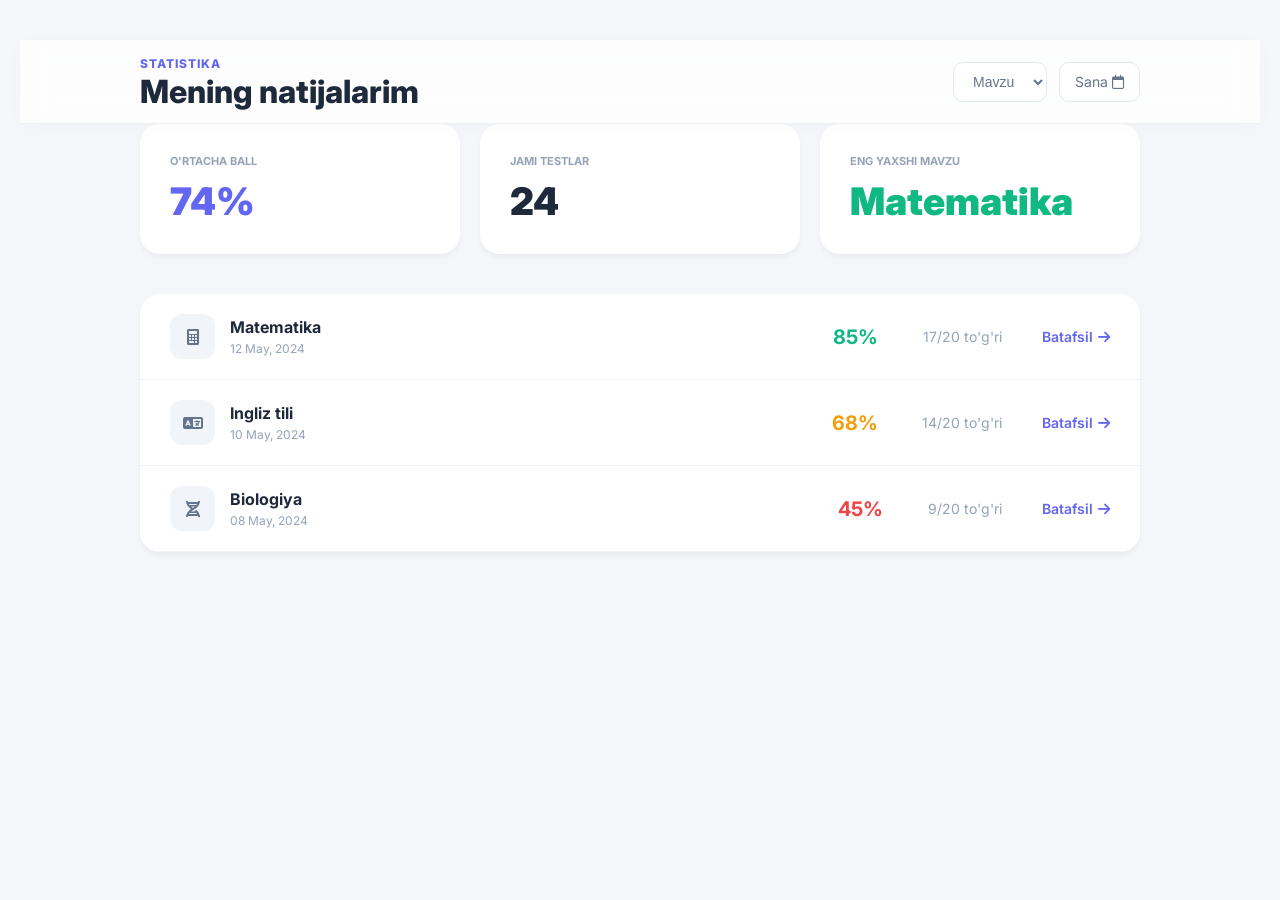
<file: indexnatija.html>
<!DOCTYPE html>
<html lang="uz">

<head>
    <meta charset="UTF-8">
    <meta name="viewport" content="width=device-width, initial-scale=1.0">
    <title>Mening natijalarim</title>
    <link rel="stylesheet" href="./stylenatija.css">
    <link href="https://fonts.googleapis.com/css2?family=Inter:wght@400;600;700;800&display=swap" rel="stylesheet">
    <link rel="stylesheet" href="https://cdnjs.cloudflare.com/ajax/libs/font-awesome/6.0.0/css/all.min.css">

</head>

<body>

    <header class="header">
        <div class="container">
            <div class="title-section">
                <span class="subtitle">STATISTIKA</span>
                <h1 class="main-title">Mening natijalarim</h1>
            </div>
            <div class="filters">
                <select class="filter-select">
                    <option>Mavzu</option>
                </select>
                <div class="date-picker">
                    Sana <i class="fa-regular fa-calendar"></i>
                </div>
            </div>
    </header>
    <div class="container">

        <section class="stats-grid">
            <div class="stat-card">
                <span class="card-label">O'RTACHA BALL</span>
                <p class="card-value purple-text">74%</p>
            </div>
            <div class="stat-card">
                <span class="card-label">JAMI TESTLAR</span>
                <p class="card-value dark-text">24</p>
            </div>
            <div class="stat-card">
                <span class="card-label">ENG YAXSHI MAVZU</span>
                <p class="card-value green-text">Matematika</p>
            </div>
        </section>

        <section class="results-list">
            <div class="result-item">
                <div class="subject-info">
                    <div class="icon-box"><i class="fa-solid fa-calculator"></i></div>
                    <div>
                        <h3>Matematika</h3>
                        <span>12 May, 2024</span>
                    </div>
                </div>
                <div class="score-info">
                    <span class="percentage green-text">85%</span>
                    <span class="fraction">17/20 to'g'ri</span>
                    <a href="#" class="details-link">Batafsil <i class="fa-solid fa-arrow-right"></i></a>
                </div>
            </div>

            <div class="result-item">
                <div class="subject-info">
                    <div class="icon-box"><i class="fa-solid fa-language"></i></div>
                    <div>
                        <h3>Ingliz tili</h3>
                        <span>10 May, 2024</span>
                    </div>
                </div>
                <div class="score-info">
                    <span class="percentage orange-text">68%</span>
                    <span class="fraction">14/20 to'g'ri</span>
                    <a href="#" class="details-link">Batafsil <i class="fa-solid fa-arrow-right"></i></a>
                </div>
            </div>

            <div class="result-item">
                <div class="subject-info">
                    <div class="icon-box"><i class="fa-solid fa-dna"></i></div>
                    <div>
                        <h3>Biologiya</h3>
                        <span>08 May, 2024</span>
                    </div>
                </div>
                <div class="score-info">
                    <span class="percentage red-text">45%</span>
                    <span class="fraction">9/20 to'g'ri</span>
                    <a href="#" class="details-link">Batafsil <i class="fa-solid fa-arrow-right"></i></a>
                </div>
            </div>
        </section>
    </div>

</body>

</html>
</file>
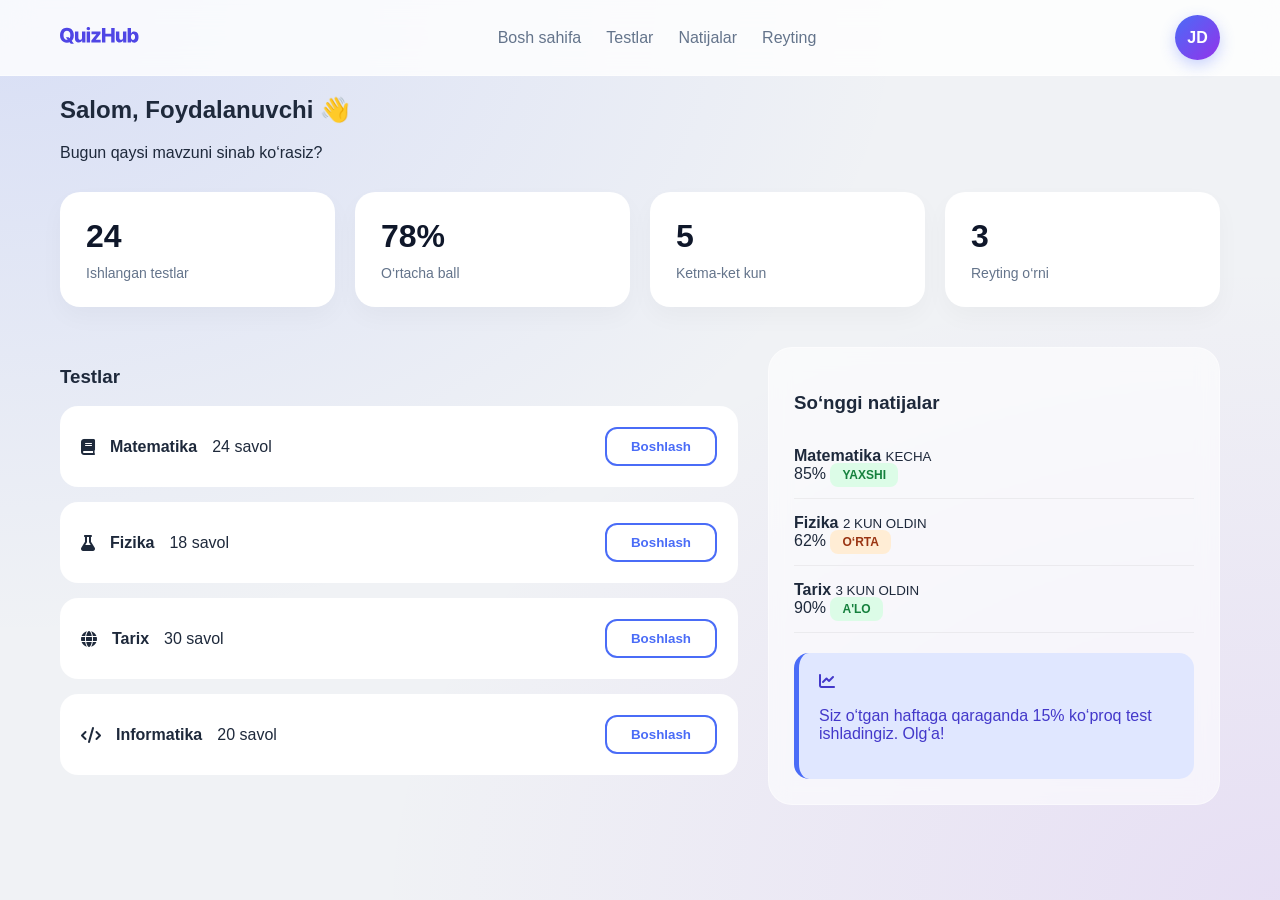
<file: indexteslar.html>
<!DOCTYPE html>
<html lang="uz">

<head>
    <meta charset="UTF-8">
    <meta name="viewport" content="width=device-width, initial-scale=1.0">
    <title>QuizHub - Dashboard</title>
    <link rel="stylesheet" href="./styletestlar.css">
    <link rel="stylesheet" href="https://cdnjs.cloudflare.com/ajax/libs/font-awesome/6.0.0/css/all.min.css">
</head>

<body>
    <header class="header">
        <div class="container">
            <div class="logo">
                <img src="./Text.svg" alt="QuizHub Logo">
            </div>
            <nav>
                <a class="hammasi-bitta active" href="indexteslar.html">Bosh sahifa</a>
                <a class="hammasi-bitta" href="./testlar.html">Testlar</a>
                <a class="hammasi-bitta" href="indexnatija.html">Natijalar</a>
                <a class="hammasi-bitta" href="REYTING.HTML">Reyting</a>
            </nav>
            <div class="user-avatar">
                <span id="user-initials">JD</span>
            </div>
        </div>
    </header>

    <main class="container">
        <div class="welcome-section">
            <h2 id="kamol">Salom, Kamol 👋</h2>
            <p>Bugun qaysi mavzuni sinab ko‘rasiz?</p>
        </div>

        <div class="cards">
            <div class="card card-3d">
                <h3>24</h3>
                <p>Ishlangan testlar</p>
            </div>
            <div class="card card-3d">
                <h3>78%</h3>
                <p>O‘rtacha ball</p>
            </div>
            <div class="card card-3d">
                <h3>5</h3>
                <p>Ketma-ket kun</p>
            </div>
            <div class="card card-3d">
                <h3>3</h3>
                <p>Reyting o‘rni</p>
            </div>
        </div>

        <div class="section">
            
            <div class="tests-list">
                <h3>Testlar</h3>

                <div class="list glass-item">
                    <div class="test-info">
                        <div class="icon-box math"><i class="fas fa-book"></i></div>
                        <div>
                            <strong>Matematika</strong>
                            <span>24 savol</span>
                        </div>
                    </div>
                    <button onclick="Boshlashi()" class="btn">Boshlash</button>
                </div>

                <div class="list glass-item">
                    <div class="test-info">
                        <div class="icon-box physics"><i class="fas fa-flask"></i></div>
                        <div>
                            <strong>Fizika</strong>
                            <span>18 savol</span>
                        </div>
                    </div>
                    <button onclick="Boshlashi()" class="btn">Boshlash</button>
                </div>

                <div class="list glass-item">
                    <div class="test-info">
                        <div class="icon-box history"><i class="fas fa-globe"></i></div>
                        <div>
                            <strong>Tarix</strong>
                            <span>30 savol</span>
                        </div>
                    </div>
                    <button onclick="Boshlashi()" class="btn">Boshlash</button>
                </div>

                <div class="list glass-item">
                    <div class="test-info">
                        <div class="icon-box info-tech"><i class="fas fa-code"></i></div>
                        <div>
                            <strong>Informatika</strong>
                            <span>20 savol</span>
                        </div>
                    </div>
                    <button onclick="Boshlashi()" class="btn">Boshlash</button>
                </div>
            </div>

            <div class="results glass-panel">
                <h3>So‘nggi natijalar</h3>

                <div class="result-item">
                    <div class="res-text">
                        <strong>Matematika</strong>
                        <small>KECHA</small>
                    </div>
                    <div class="res-score">
                        <span class="score-num">85%</span>
                        <span class="badge green">YAXSHI</span>
                    </div>
                </div>

                <div class="result-item">
                    <div class="res-text">
                        <strong>Fizika</strong>
                        <small>2 KUN OLDIN</small>
                    </div>
                    <div class="res-score">
                        <span class="score-num">62%</span>
                        <span class="badge orange">O‘RTA</span>
                    </div>
                </div>

                <div class="result-item">
                    <div class="res-text">
                        <strong>Tarix</strong>
                        <small>3 KUN OLDIN</small>
                    </div>
                    <div class="res-score">
                        <span class="score-num">90%</span>
                        <span class="badge green">A'LO</span>
                    </div>
                </div>

                <div class="note">
                    <i class="fas fa-chart-line"></i>
                    <p>Siz o‘tgan haftaga qaraganda 15% ko‘proq test ishladingiz. Olg‘a!</p>
                </div>
            </div>

        </div>

        <div class="xabar-con"></div>
    </main>

    <script src="./scripttestlar.js"></script>
</body>

</html>
</file>
<file: stylenatija.css>
* {
  margin: 0;
  padding: 0;
  box-sizing: border-box;
}

body {
  font-family: 'Inter', sans-serif;
 background: #f5f6fa;
  color: #333;
  padding: 40px 20px;
}

.container {
  max-width: 1000px;
  margin: 0 auto;
}

/* Header umumiy dizayni */
.header {
    background: rgba(255, 255, 255, 0.8); /* Shaffof oq fon */
    backdrop-filter: blur(12px); /* Orqa fonni xiralashtirish (Glass effect) */
    -webkit-backdrop-filter: blur(12px);
    border-bottom: 1px solid rgba(0, 0, 0, 0.05);
    padding: 12px 0;
    position: sticky;
    top: 0;
    z-index: 1000;
    box-shadow: 0 4px 20px rgba(0, 0, 0, 0.02);
}

.header-content {
    display: flex;
    justify-content: space-between;
    align-items: center;
}

/* Logotip hajmi */
.logo img {
    height: 35px;
    display: block;
}

/* Navigatsiya linklari */
.nav-menu {
    display: flex;
    gap: 30px;
}

.nav-link {
    text-decoration: none;
    color: #64748b; /* Kulrang matn */
    font-size: 15px;
    font-weight: 500;
    padding: 8px 0;
    position: relative;
    transition: color 0.3s ease;
}

/* Aktiv va Hover holati */
.nav-link:hover, .nav-link.active {
    color: #4a6cf7; /* Ko'k rang */
}

/* Aktiv link tagidagi chiziq */
.nav-link.active::after {
    content: '';
    position: absolute;
    bottom: -2px;
    left: 0;
    width: 100%;
    height: 2px;
    background: #4a6cf7;
    border-radius: 10px;
}

/* Foydalanuvchi avatari JD */
.avatar-circle {
    width: 42px;
    height: 42px;
    background: #eef2ff; /* Och ko'k fon */
    border: 2px solid #e0e7ff;
    border-radius: 50%;
    display: flex;
    align-items: center;
    justify-content: center;
    cursor: pointer;
    transition: all 0.3s ease;
}

.avatar-circle span {
    color: #4a6cf7;
    font-weight: 700;
    font-size: 14px;
}

.avatar-circle:hover {
    transform: scale(1.1) rotate(5deg);
    box-shadow: 0 5px 15px rgba(74, 108, 247, 0.2);
    background: #4a6cf7;
}

.avatar-circle:hover span {
    color: white;
}

/* Mobil moslashuvchanlik */
@media (max-width: 768px) {
    .nav-menu {
        display: none; /* Mobilda menyuni berkitish (keyinchalik burger menyu qilish mumkin) */
    }
}

.subtitle {
  color: #6366f1;
  font-weight: 800;
  font-size: 12px;
  letter-spacing: 1px;
}

.main-title {
  font-size: 32px;
  font-weight: 800;
  color: #1e293b;
}
.header h2 {
  margin: 0;
}
.header .container {
    display: flex;
    justify-content: space-between;
  align-items: center;
  gap: 10px;

   
}



.filters {
  display: flex;
  gap: 12px;
}

.filter-select,
.date-picker {
  padding: 10px 15px;
  border: 1px solid #e2e8f0;
  border-radius: 10px;
  background: white;
  color: #64748b;
  cursor: pointer;
  font-size: 14px;
}


.stats-grid {
  display: grid;
  grid-template-columns: repeat(auto-fit, minmax(250px, 1fr));
  gap: 20px;
  margin-bottom: 40px;
}

.stat-card {
  background: white;
  padding: 30px;
  border-radius: 20px;
  box-shadow: 0 4px 6px -1px rgba(0, 0, 0, 0.05);
}

.card-label {
  font-size: 11px;
  font-weight: 700;
  color: #94a3b8;
  display: block;
  margin-bottom: 10px;
}

.card-value {
  font-size: 38px;
  font-weight: 900;
}

.purple-text {
  color: #6366f1;
}

.dark-text {
  color: #1e293b;
}

.green-text {
  color: #10b981;
}

.orange-text {
  color: #f59e0b;
}

.red-text {
  color: #ef4444;
}


.results-list {
  background: white;
  border-radius: 20px;
  overflow: hidden;
  box-shadow: 0 4px 6px -1px rgba(0, 0, 0, 0.05);
}

.result-item {
  display: flex;
  justify-content: space-between;
  align-items: center;
  padding: 20px 30px;
  border-bottom: 1px solid #f1f5f9;
  transition: background 0.2s;
}

.result-item:hover {
  background-color: #f8fafc;
}

.subject-info {
  display: flex;
  align-items: center;
  gap: 15px;
}

.icon-box {
  width: 45px;
  height: 45px;
  background: #f1f5f9;
  border-radius: 12px;
  display: flex;
  align-items: center;
  justify-content: center;
  color: #64748b;
}

.subject-info h3 {
  font-size: 16px;
  font-weight: 700;
  color: #1e293b;
}

.subject-info span {
  font-size: 12px;
  color: #94a3b8;
}

.score-info {
  display: flex;
  align-items: center;
  gap: 40px;
}

.percentage {
  font-size: 20px;
  font-weight: 700;
  min-width: 50px;
}

.fraction {
  color: #94a3b8;
  font-size: 14px;
}

.details-link {
  color: #6366f1;
  text-decoration: none;
  font-weight: 600;
  font-size: 14px;
  display: flex;
  align-items: center;
  gap: 5px;
}

.details-link:hover {
  text-decoration: underline;
}

/* Responsive */
@media (max-width: 600px) {
  .header {
    flex-direction: column;
    align-items: flex-start;
    gap: 15px;
  }

  .score-info {
    gap: 15px;
  }

  .fraction {
    display: none;
  }
}

/* TABLET */
@media (max-width: 1024px) {
  .cards {
    grid-template-columns: repeat(2, 1fr);
  }
}

/* TELEFON */
@media (max-width: 768px) {

  .cards {
    grid-template-columns: repeat(3, 1fr);
    gap: 10px;
  }

  .card {
    padding: 10px;
  }

  .h3,
  .test,
  .matematika {
    font-size: 18px;
  }

  .card p {
    font-size: 12px;
  }

  .list {
    flex-direction: column;
    align-items: flex-start;
    gap: 8px;
  }

  .sana {
    justify-content: flex-start;
  }

  .Mavzu {
    font-size: 12px;
    padding: 6px 10px;
  }

  .h1f {
    font-size: 24px;
  }
}
</file>
<file: styletestlar.css>
/* 1. Umumiy va Fon sozlamalari */
:root {
    --primary: #4a6cf7;
    --glass: rgba(255, 255, 255, 0.7);
    --border: rgba(255, 255, 255, 0.4);
}

* {
    box-sizing: border-box;
    transition: all 0.3s cubic-bezier(0.25, 0.8, 0.25, 1);
}

body {
    font-family: 'Segoe UI', Roboto, sans-serif;
    background: #f0f2f5;
    background-image: 
        radial-gradient(at 0% 0%, rgba(74, 108, 247, 0.15) 0, transparent 50%),
        radial-gradient(at 100% 100%, rgba(147, 51, 234, 0.1) 0, transparent 50%);
    margin: 0;
    min-height: 100vh;
    color: #1e293b;
}

.container {
    max-width: 1200px;
    margin: auto;
    padding: 0 20px;
}

/* 2. Header - Glass Design */
.header {
    background: rgba(255, 255, 255, 0.8);
    backdrop-filter: blur(15px);
    -webkit-backdrop-filter: blur(15px);
    border-bottom: 1px solid var(--border);
    padding: 15px 0;
    position: sticky;
    top: 0;
    z-index: 1000;
}

.header .container {
    display: flex;
    justify-content: space-between;
    align-items: center;
}

nav {
    display: flex;
    gap: 25px;
}

.hammasi-bitta {
    text-decoration: none;
    color: #64748b;
    font-weight: 500;
    position: relative;
}

.hammasi-bitta::after {
    content: '';
    position: absolute;
    width: 0;
    height: 2px;
    bottom: -5px;
    left: 0;
    background: var(--primary);
    transition: 0.3s;
}

.hammasi-bitta:hover {
    color: var(--primary);
    transform: translateY(-2px);
}

.hammasi-bitta:hover::after {
    width: 100%;
}

/* JD User Icon */
.user-avatar {
    width: 45px;
    height: 45px;
    background: linear-gradient(135deg, #4a6cf7, #9333ea);
    color: white;
    display: flex;
    align-items: center;
    justify-content: center;
    border-radius: 50%;
    font-weight: bold;
    box-shadow: 0 5px 15px rgba(74, 108, 247, 0.3);
}

/* 3. Statistika Kartalari (3D Effect) */
.cards {
    display: grid;
    grid-template-columns: repeat(auto-fit, minmax(220px, 1fr));
    gap: 20px;
    margin: 30px 0;
}

.card {
    background: white;
    padding: 25px;
    border-radius: 20px;
    border: 1px solid var(--border);
    box-shadow: 0 10px 25px rgba(0,0,0,0.03);
    cursor: default;
}

.card:hover {
    transform: translateY(-10px) scale(1.02);
    box-shadow: 0 20px 40px rgba(74, 108, 247, 0.1);
}

.card h3 {
    font-size: 32px;
    margin: 0;
    color: #0f172a;
}

.card p {
    color: #64748b;
    margin: 10px 0 0 0;
    font-size: 14px;
}

/* 4. Section Grid */
.section {
    display: grid;
    grid-template-columns: 1.8fr 1.2fr;
    gap: 30px;
    margin-top: 40px;
}

/* Testlar Ro'yxati */
.list {
    background: white;
    padding: 20px;
    border-radius: 18px;
    margin-bottom: 15px;
    display: flex;
    justify-content: space-between;
    align-items: center;
    border: 1px solid var(--border);
}

.list:hover {
    background: #f8faff;
    border-color: var(--primary);
    transform: translateX(10px);
}

.list div {
    display: flex;
    align-items: center;
    gap: 15px;
    font-weight: 500;
}

.btn {
    padding: 10px 24px;
    border: 2px solid var(--primary);
    border-radius: 12px;
    color: var(--primary);
    background: transparent;
    font-weight: 600;
    cursor: pointer;
}

.btn:hover {
    background: var(--primary);
    color: white;
    box-shadow: 0 8px 20px rgba(74, 108, 247, 0.3);
}

/* 5. Natijalar Paneli (Glassmorphism) */
.results {
    background: rgba(255, 255, 255, 0.6);
    backdrop-filter: blur(10px);
    padding: 25px;
    border-radius: 24px;
    border: 1px solid var(--border);
}

.result-item {
    padding: 15px 0;
    border-bottom: 1px solid rgba(0,0,0,0.05);
}

.badge {
    padding: 5px 12px;
    border-radius: 8px;
    font-size: 12px;
    font-weight: 600;
    text-transform: uppercase;
}

.green { background: #dcfce7; color: #15803d; }
.orange { background: #ffedd5; color: #9a3412; }

.note {
    background: #e0e7ff;
    padding: 20px;
    border-radius: 15px;
    color: #4338ca;
    font-weight: 500;
    margin-top: 20px;
    border-left: 5px solid #4a6cf7;
}

/* 6. Toast Progress Bar Style */
.xabar-con {
    position: fixed;
    top: 25px;
    right: 25px;
    z-index: 2000;
}

.xabar {
    width: 350px;
    background: rgba(15, 23, 42, 0.9);
    backdrop-filter: blur(10px);
    color: white;
    padding: 20px;
    border-radius: 15px;
    margin-bottom: 15px;
    position: relative;
    overflow: hidden;
    animation: toastKirish 0.5s cubic-bezier(0.175, 0.885, 0.32, 1.275) forwards;
}

.xabar::after {
    content: '';
    position: absolute;
    bottom: 0;
    left: 0;
    height: 4px;
    background: var(--primary);
    animation: progress 4s linear forwards;
}

@keyframes progress {
    from { width: 100%; }
    to { width: 0%; }
}

@keyframes toastKirish {
    from { transform: translateX(120%); }
    to { transform: translateX(0); }
}

/* Mobile */
@media (max-width: 900px) {
    .section { grid-template-columns: 1fr; }
    .cards { grid-template-columns: repeat(2, 1fr); }
}
</file>
